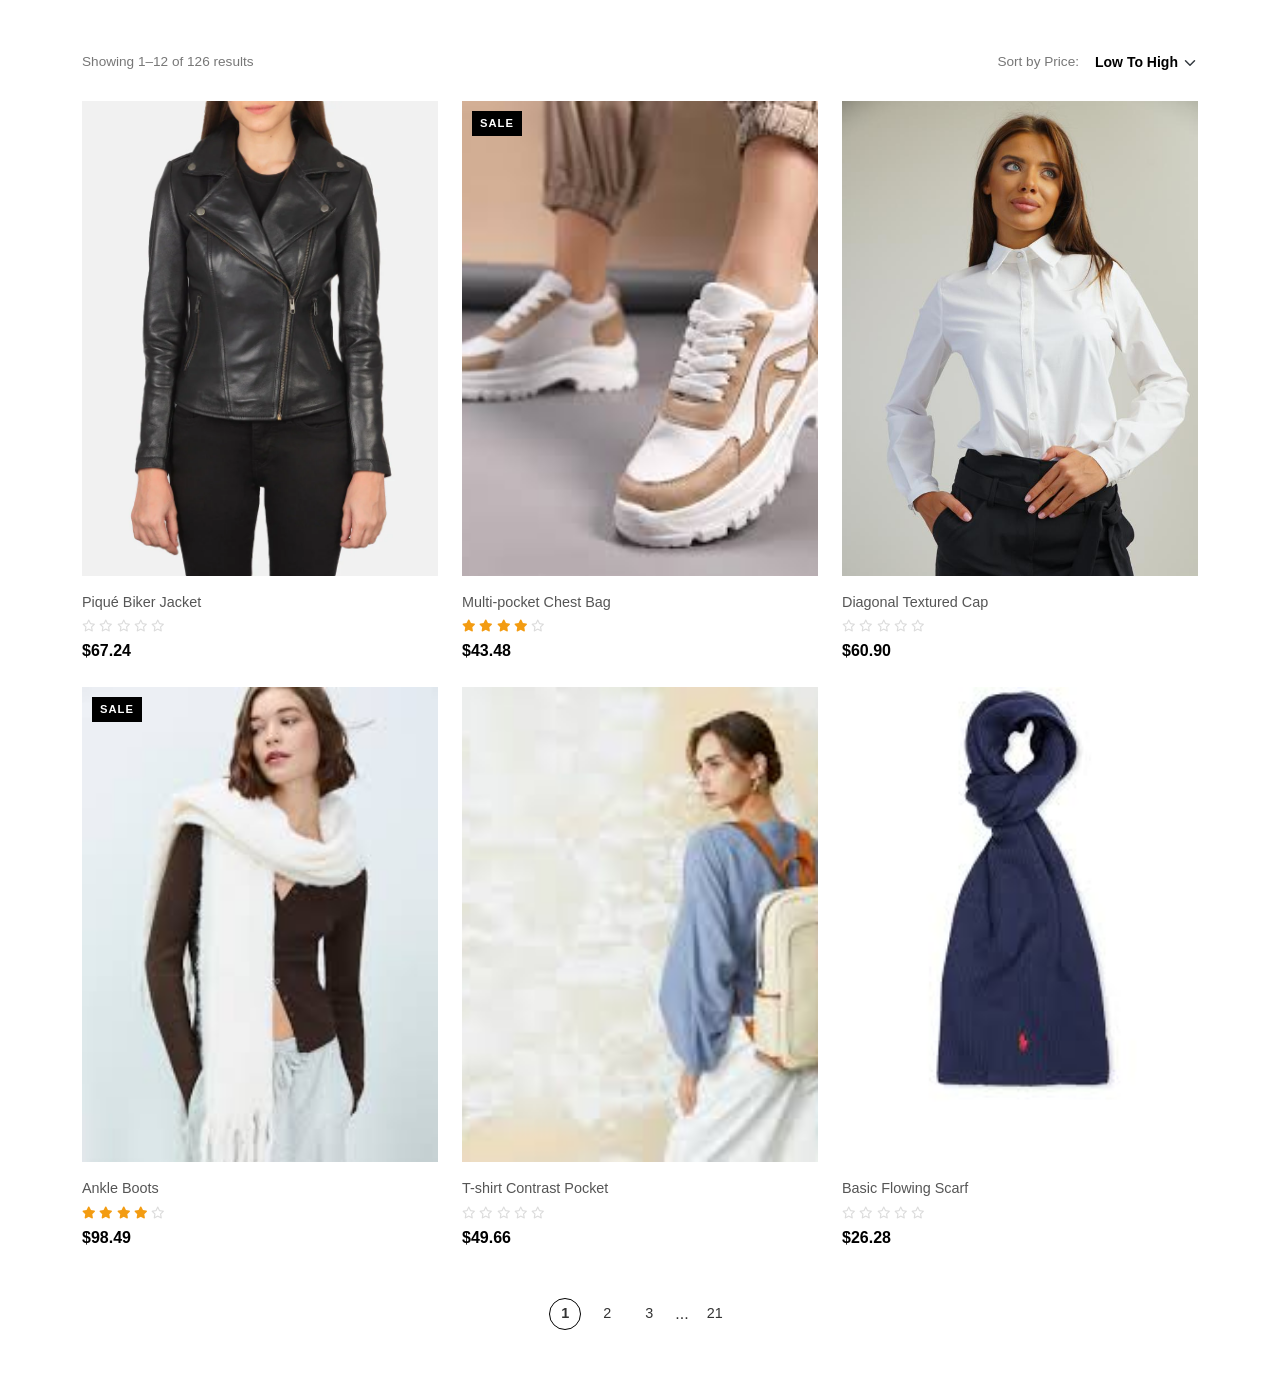
<file: 19-Position/index.html>
<!DOCTYPE html>
<html lang="az">
<head>
    <meta charset="UTF-8">
    <meta name="viewport" content="width=device-width, initial-scale=1.0">
    <title>E-ticarət Məhsul Kataloqu</title>
    
    <link href="https://cdn.jsdelivr.net/npm/bootstrap@5.3.0/dist/css/bootstrap.min.css" rel="stylesheet">
    <link rel="stylesheet" href="https://cdnjs.cloudflare.com/ajax/libs/font-awesome/6.4.0/css/all.min.css">
    
    <link rel="stylesheet" href="./sytle.css">
</head>
<body>

<div class="container py-5">
    
    <div class="d-flex flex-wrap justify-content-between align-items-center mb-4 top-bar">
        <div>Showing 1–12 of 126 results</div>
        <div class="d-flex align-items-center">
            <span class="me-2">Sort by Price:</span>
            <select class="form-select form-select-sm sort-select w-auto">
                <option value="low_high" selected>Low To High</option>
                <option value="high_low">High To Low</option>
                <option value="newest">Newest</option>
            </select>
        </div>
    </div>

    <div class="row row-cols-1 row-cols-sm-2 row-cols-md-3 g-4">
        
        <div class="col">
            <div class="product-card">
                <div class="product-image-wrapper">
                    <img src="biker jacket.webp" alt="Product">
                </div>
                <div class="product-title">Piqué Biker Jacket</div>
                <div class="product-rating">
                    <i class="far fa-star text-muted"></i>
                    <i class="far fa-star text-muted"></i>
                    <i class="far fa-star text-muted"></i>
                    <i class="far fa-star text-muted"></i>
                    <i class="far fa-star text-muted"></i>
                </div>
                <div class="product-price">$67.24</div>
            </div>
        </div>

        <div class="col">
            <div class="product-card">
                <div class="product-image-wrapper">
                    <span class="badge-sale">SALE</span>
                    <img src="shoes.jfif" alt="Product">
                </div>
                <div class="product-title">Multi-pocket Chest Bag</div>
                <div class="product-rating">
                    <i class="fas fa-star"></i>
                    <i class="fas fa-star"></i>
                    <i class="fas fa-star"></i>
                    <i class="fas fa-star"></i>
                    <i class="far fa-star text-muted"></i>
                </div>
                <div class="product-price">$43.48</div>
            </div>
        </div>

        <div class="col">
            <div class="product-card">
                <div class="product-image-wrapper">
                    <img src="shirt.jpg" alt="Product">
                </div>
                <div class="product-title">Diagonal Textured Cap</div>
                <div class="product-rating">
                    <i class="far fa-star text-muted"></i>
                    <i class="far fa-star text-muted"></i>
                    <i class="far fa-star text-muted"></i>
                    <i class="far fa-star text-muted"></i>
                    <i class="far fa-star text-muted"></i>
                </div>
                <div class="product-price">$60.90</div>
            </div>
        </div>

        <div class="col">
            <div class="product-card">
                <div class="product-image-wrapper">
                    <span class="badge-sale">SALE</span>
                    <img src="scarf.jfif" alt="Product">
                </div>
                <div class="product-title">Ankle Boots</div>
                <div class="product-rating">
                    <i class="fas fa-star"></i>
                    <i class="fas fa-star"></i>
                    <i class="fas fa-star"></i>
                    <i class="fas fa-star"></i>
                    <i class="far fa-star text-muted"></i>
                </div>
                <div class="product-price">$98.49</div>
            </div>
        </div>

        <div class="col">
            <div class="product-card">
                <div class="product-image-wrapper">
                    <img src="backpack.jfif" alt="Product">
                </div>
                <div class="product-title">T-shirt Contrast Pocket</div>
                <div class="product-rating">
                    <i class="far fa-star text-muted"></i>
                    <i class="far fa-star text-muted"></i>
                    <i class="far fa-star text-muted"></i>
                    <i class="far fa-star text-muted"></i>
                    <i class="far fa-star text-muted"></i>
                </div>
                <div class="product-price">$49.66</div>
            </div>
        </div>

        <div class="col">
            <div class="product-card">
                <div class="product-image-wrapper">
                    <img src="polo scarf.jfif" alt="Product">
                </div>
                <div class="product-title">Basic Flowing Scarf</div>
                <div class="product-rating">
                    <i class="far fa-star text-muted"></i>
                    <i class="far fa-star text-muted"></i>
                    <i class="far fa-star text-muted"></i>
                    <i class="far fa-star text-muted"></i>
                    <i class="far fa-star text-muted"></i>
                </div>
                <div class="product-price">$26.28</div>
            </div>
        </div>

    </div>

    <div class="custom-pagination">
        <a href="#" class="page-link-item active">1</a>
        <a href="#" class="page-link-item">2</a>
        <a href="#" class="page-link-item">3</a>
        <span>...</span>
        <a href="#" class="page-link-item">21</a>
    </div>

</div>

<script src="https://cdn.jsdelivr.net/npm/bootstrap@5.3.0/dist/js/bootstrap.bundle.min.js"></script>
</body>
</html>
</file>
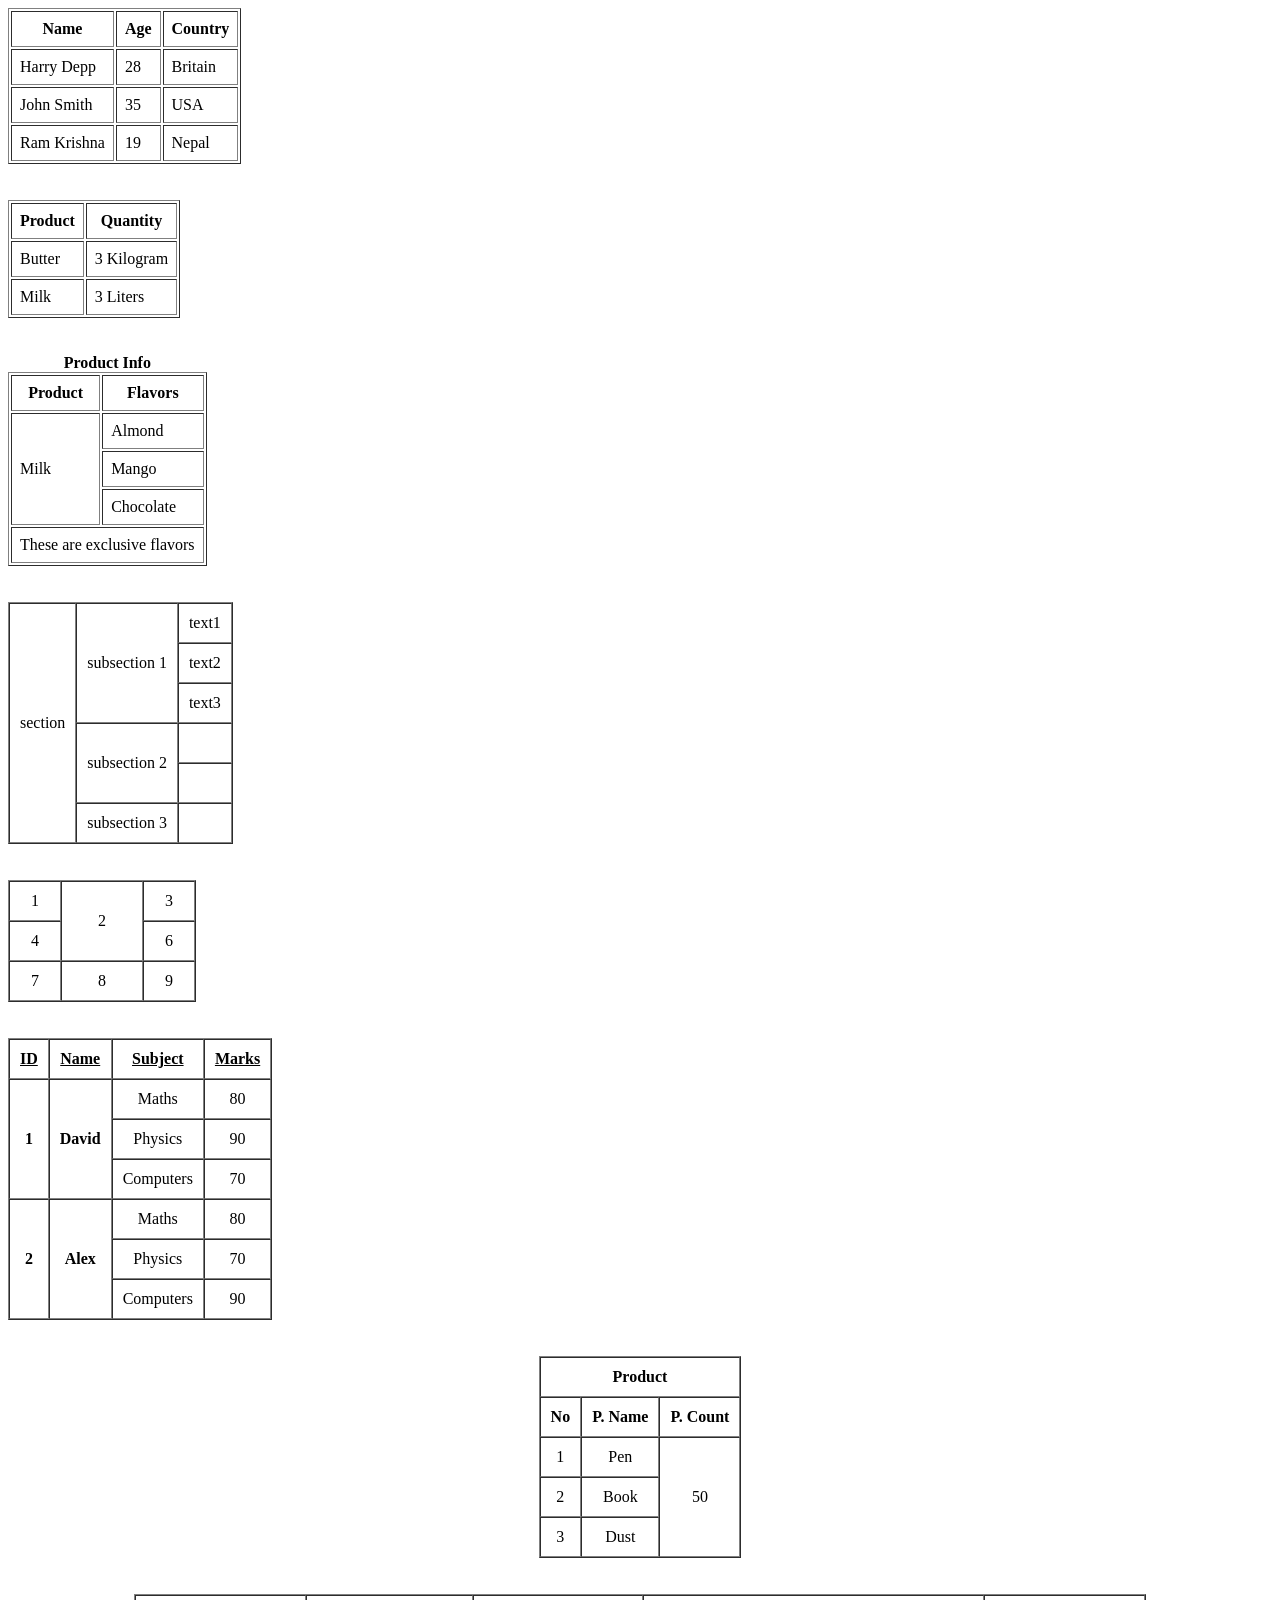
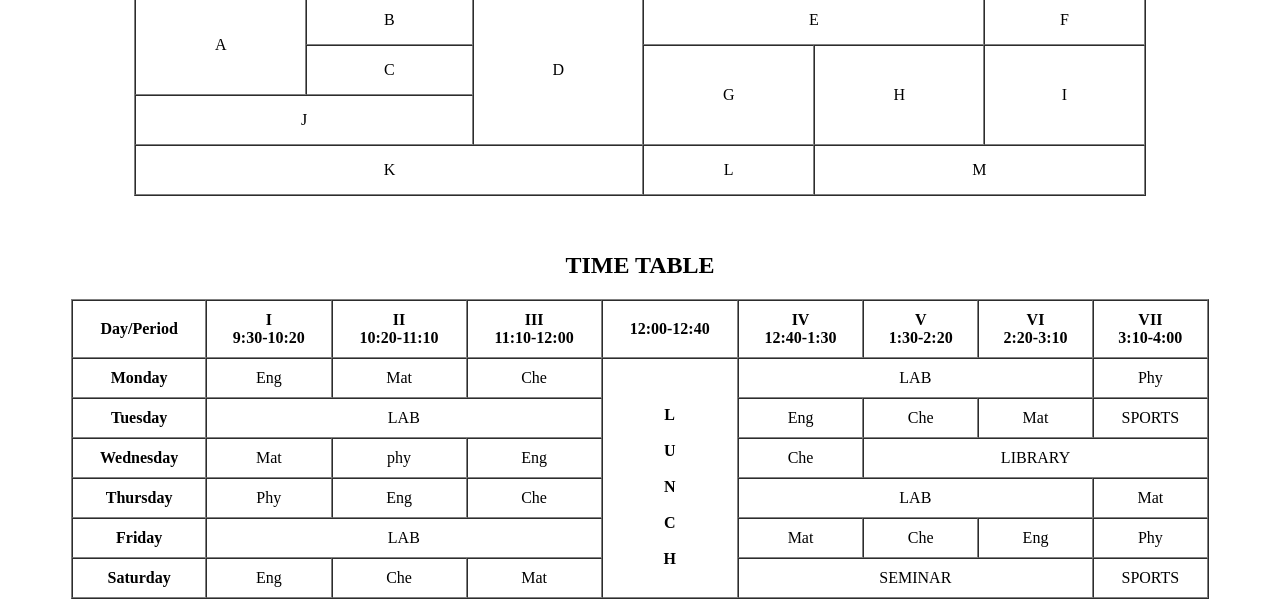
<file: 16. Html-Intro, Semantig tags, Tables, Forms/table.html>
<!DOCTYPE html>
<html lang="en">
</head>
<body>

    <table border="1" cellpadding="8" cellspacing="2">
        <tr>
            <th>Name</th>
            <th>Age</th>
            <th>Country</th>
        </tr>
        <tr>
            <td>Harry Depp</td>
            <td>28</td>
            <td>Britain</td>
        </tr>
        <tr>
            <td>John Smith</td>
            <td>35</td>
            <td>USA</td>
        </tr>
        <tr>
            <td>Ram Krishna</td>
            <td>19</td>
            <td>Nepal</td>
        </tr>
    </table>

    <br><br>

    <table border="1" cellpadding="8" cellspacing="2">
        <tr>
            <th>Product</th>
            <th>Quantity</th>
        </tr>
        <tr>
            <td>Butter</td>
            <td>3 Kilogram</td>
        </tr>
        <tr>
            <td>Milk</td>
            <td>3 Liters</td>
        </tr>
    </table>

    <br><br>

    <table border="1" cellpadding="8" cellspacing="2">
        <caption><b>Product Info</b></caption>
        <tr>
            <th>Product</th>
            <th>Flavors</th>
        </tr>
        <tr>
            <td rowspan="3">Milk</td>
            <td>Almond</td>
        </tr>
        <tr>
            <td>Mango</td>
        </tr>
        <tr>
            <td>Chocolate</td>
        </tr>
        <tr>
            <td colspan="2">These are exclusive flavors</td>
        </tr>
    </table>

    <br><br>

    <table border="1" cellpadding="10" cellspacing="0">
        <tr>
            <td rowspan="6">section</td>
            <td rowspan="3">subsection 1</td>
            <td>text1</td>
        </tr>
        <tr>
            <td>text2</td>
        </tr>
        <tr>
            <td>text3</td>
        </tr>
        <tr>
            <td rowspan="2">subsection 2</td>
            <td>&nbsp;</td>
        </tr>
        <tr>
            <td>&nbsp;</td>
        </tr>
        <tr>
            <td>subsection 3</td>
            <td>&nbsp;</td>
        </tr>
    </table>

    <br><br>

    <table border="1" cellpadding="10" cellspacing="0">
        <tr align="center">
            <td width="30">1</td>
            <td rowspan="2" width="60">2</td>
            <td width="30">3</td>
        </tr>
        <tr align="center">
            <td>4</td>
            <td>6</td>
        </tr>
        <tr align="center">
            <td>7</td>
            <td>8</td>
            <td>9</td>
        </tr>
    </table>

    <br><br>

    <table border="1" cellpadding="10" cellspacing="0">
        <tr>
            <th><u>ID</u></th>
            <th><u>Name</u></th>
            <th><u>Subject</u></th>
            <th><u>Marks</u></th>
        </tr>
        <tr align="center">
            <td rowspan="3"><b>1</b></td>
            <td rowspan="3"><b>David</b></td>
            <td>Maths</td>
            <td>80</td>
        </tr>
        <tr align="center">
            <td>Physics</td>
            <td>90</td>
        </tr>
        <tr align="center">
            <td>Computers</td>
            <td>70</td>
        </tr>
        <tr align="center">
            <td rowspan="3"><b>2</b></td>
            <td rowspan="3"><b>Alex</b></td>
            <td>Maths</td>
            <td>80</td>
        </tr>
        <tr align="center">
            <td>Physics</td>
            <td>70</td>
        </tr>
        <tr align="center">
            <td>Computers</td>
            <td>90</td>
        </tr>
    </table>

    <br><br>

    <table border="1" cellpadding="10" cellspacing="0" align="center">
        <tr>
            <th colspan="3">Product</th>
        </tr>
        <tr>
            <th>No</th>
            <th>P. Name</th>
            <th>P. Count</th>
        </tr>
        <tr align="center">
            <td>1</td>
            <td>Pen</td>
            <td rowspan="3">50</td>
        </tr>
        <tr align="center">
            <td>2</td>
            <td>Book</td>
        </tr>
        <tr align="center">
            <td>3</td>
            <td>Dust</td>
        </tr>
    </table>

    <br><br>

    <table border="1" cellpadding="15" cellspacing="0" align="center" width="80%">
        <tr align="center">
            <td rowspan="2">A</td>
            <td>B</td>
            <td rowspan="3">D</td>
            <td colspan="2">E</td>
            <td>F</td>
        </tr>
        <tr align="center">
            <td>C</td>
            <td rowspan="2">G</td>
            <td rowspan="2">H</td>
            <td rowspan="2">I</td>
        </tr>
        <tr align="center">
            <td colspan="2">J</td>
        </tr>
        <tr align="center">
            <td colspan="3">K</td>
            <td>L</td>
            <td colspan="2">M</td>
        </tr>
    </table>

    <br><br>

    <h2 align="center">TIME TABLE</h2>
    <table border="1" cellpadding="10" cellspacing="0" align="center" width="90%">
        <tr align="center">
            <th>Day/Period</th>
            <th>I<br>9:30-10:20</th>
            <th>II<br>10:20-11:10</th>
            <th>III<br>11:10-12:00</th>
            <th>12:00-12:40</th>
            <th>IV<br>12:40-1:30</th>
            <th>V<br>1:30-2:20</th>
            <th>VI<br>2:20-3:10</th>
            <th>VII<br>3:10-4:00</th>
        </tr>
        <tr align="center">
            <td><b>Monday</b></td>
            <td>Eng</td>
            <td>Mat</td>
            <td>Che</td>
            <td rowspan="6"><b><br>L<br><br>U<br><br>N<br><br>C<br><br>H<br></b></td>
            <td colspan="3">LAB</td>
            <td>Phy</td>
        </tr>
        <tr align="center">
            <td><b>Tuesday</b></td>
            <td colspan="3">LAB</td>
            <td>Eng</td>
            <td>Che</td>
            <td>Mat</td>
            <td>SPORTS</td>
        </tr>
        <tr align="center">
            <td><b>Wednesday</b></td>
            <td>Mat</td>
            <td>phy</td>
            <td>Eng</td>
            <td>Che</td>
            <td colspan="3">LIBRARY</td>
        </tr>
        <tr align="center">
            <td><b>Thursday</b></td>
            <td>Phy</td>
            <td>Eng</td>
            <td>Che</td>
            <td colspan="3">LAB</td>
            <td>Mat</td>
        </tr>
        <tr align="center">
            <td><b>Friday</b></td>
            <td colspan="3">LAB</td>
            <td>Mat</td>
            <td>Che</td>
            <td>Eng</td>
            <td>Phy</td>
        </tr>
        <tr align="center">
            <td><b>Saturday</b></td>
            <td>Eng</td>
            <td>Che</td>
            <td>Mat</td>
            <td colspan="3">SEMINAR</td>
            <td>SPORTS</td>
        </tr>
    </table>

</body>
</html>
</file>
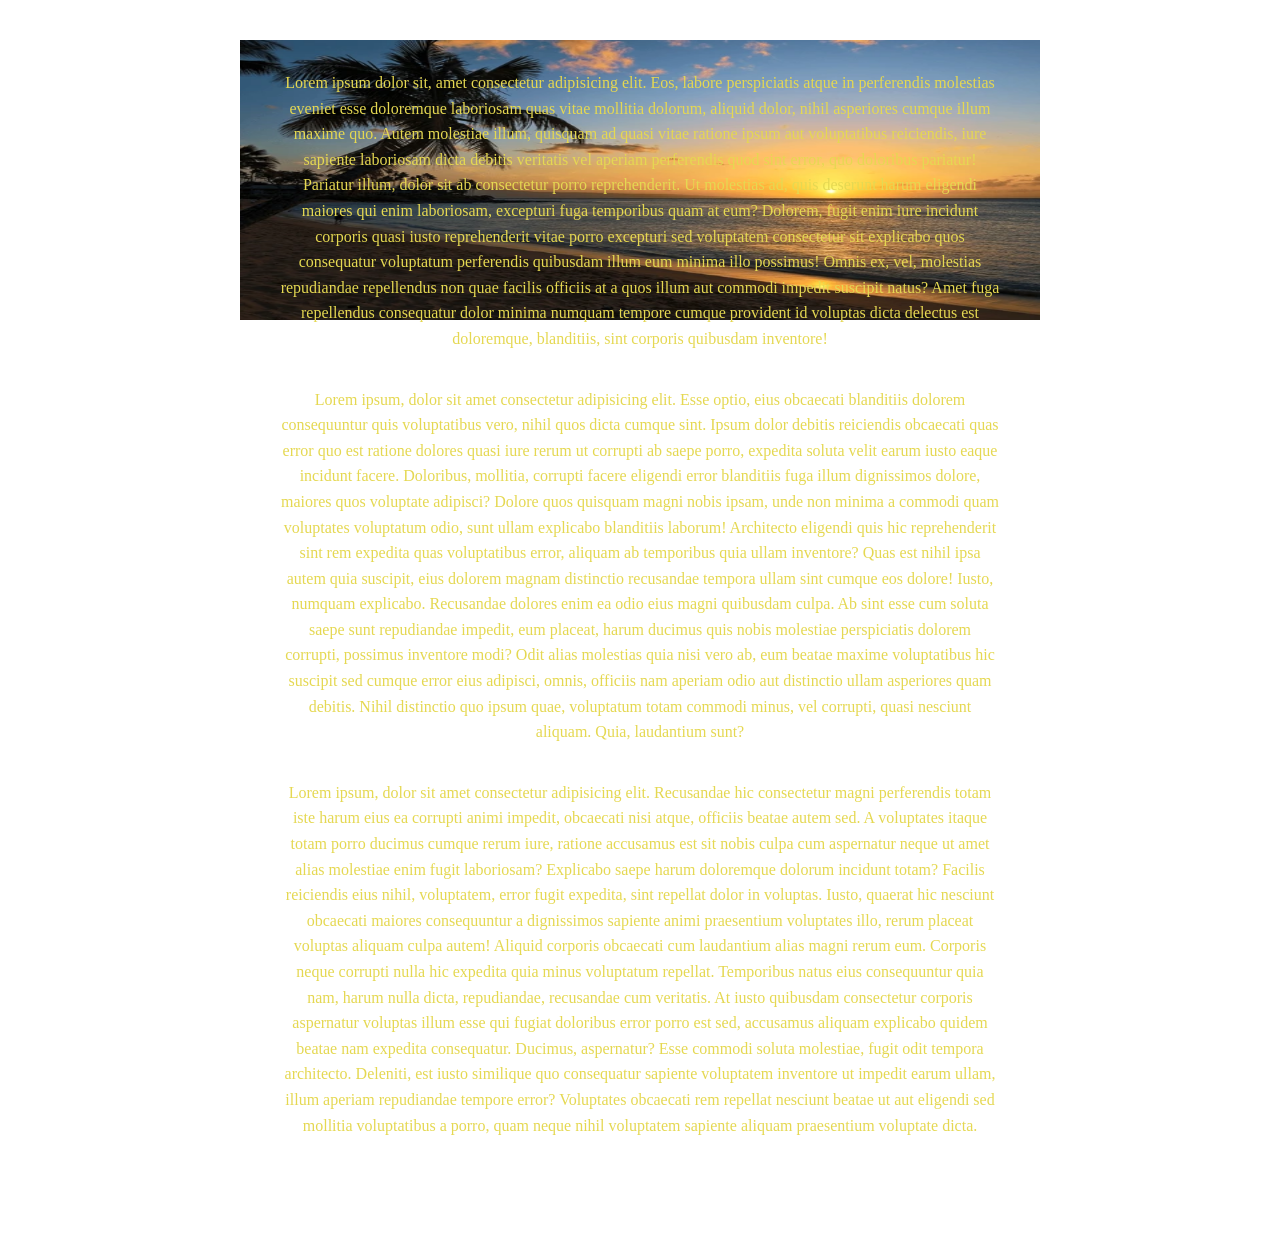
<file: 17-CssIntroBoxModelTextFontIcons/index1.html>
<!DOCTYPE html>
<html lang="az">
<head>
    <meta charset="UTF-8">
    <meta name="viewport" content="width=device-width, initial-scale=1.0">
    <title>Background CSS Nümunəsi</title>
    <link rel="stylesheet" href="style1.css">
</head>
<body>

    <div class="container">
        <div class="text-content">
            <p>Lorem ipsum dolor sit, amet consectetur adipisicing elit. Eos, labore perspiciatis atque in perferendis molestias eveniet esse doloremque laboriosam quas vitae mollitia dolorum, aliquid dolor, nihil asperiores cumque illum maxime quo. Autem molestiae illum, quisquam ad quasi vitae ratione ipsum aut voluptatibus reiciendis, iure sapiente laboriosam dicta debitis veritatis vel aperiam perferendis quod sint error, quo doloribus pariatur! Pariatur illum, dolor sit ab consectetur porro reprehenderit. Ut molestias ad, quis deserunt harum eligendi maiores qui enim laboriosam, excepturi fuga temporibus quam at eum? Dolorem, fugit enim iure incidunt corporis quasi iusto reprehenderit vitae porro excepturi sed voluptatem consectetur sit explicabo quos consequatur voluptatum perferendis quibusdam illum eum minima illo possimus! Omnis ex, vel, molestias repudiandae repellendus non quae facilis officiis at a quos illum aut commodi impedit suscipit natus? Amet fuga repellendus consequatur dolor minima numquam tempore cumque provident id voluptas dicta delectus est doloremque, blanditiis, sint corporis quibusdam inventore!</p>
            
            <p>Lorem ipsum, dolor sit amet consectetur adipisicing elit. Esse optio, eius obcaecati blanditiis dolorem consequuntur quis voluptatibus vero, nihil quos dicta cumque sint. Ipsum dolor debitis reiciendis obcaecati quas error quo est ratione dolores quasi iure rerum ut corrupti ab saepe porro, expedita soluta velit earum iusto eaque incidunt facere. Doloribus, mollitia, corrupti facere eligendi error blanditiis fuga illum dignissimos dolore, maiores quos voluptate adipisci? Dolore quos quisquam magni nobis ipsam, unde non minima a commodi quam voluptates voluptatum odio, sunt ullam explicabo blanditiis laborum! Architecto eligendi quis hic reprehenderit sint rem expedita quas voluptatibus error, aliquam ab temporibus quia ullam inventore? Quas est nihil ipsa autem quia suscipit, eius dolorem magnam distinctio recusandae tempora ullam sint cumque eos dolore! Iusto, numquam explicabo. Recusandae dolores enim ea odio eius magni quibusdam culpa. Ab sint esse cum soluta saepe sunt repudiandae impedit, eum placeat, harum ducimus quis nobis molestiae perspiciatis dolorem corrupti, possimus inventore modi? Odit alias molestias quia nisi vero ab, eum beatae maxime voluptatibus hic suscipit sed cumque error eius adipisci, omnis, officiis nam aperiam odio aut distinctio ullam asperiores quam debitis. Nihil distinctio quo ipsum quae, voluptatum totam commodi minus, vel corrupti, quasi nesciunt aliquam. Quia, laudantium sunt?</p>
            
            <p>Lorem ipsum, dolor sit amet consectetur adipisicing elit. Recusandae hic consectetur magni perferendis totam iste harum eius ea corrupti animi impedit, obcaecati nisi atque, officiis beatae autem sed. A voluptates itaque totam porro ducimus cumque rerum iure, ratione accusamus est sit nobis culpa cum aspernatur neque ut amet alias molestiae enim fugit laboriosam? Explicabo saepe harum doloremque dolorum incidunt totam? Facilis reiciendis eius nihil, voluptatem, error fugit expedita, sint repellat dolor in voluptas. Iusto, quaerat hic nesciunt obcaecati maiores consequuntur a dignissimos sapiente animi praesentium voluptates illo, rerum placeat voluptas aliquam culpa autem! Aliquid corporis obcaecati cum laudantium alias magni rerum eum. Corporis neque corrupti nulla hic expedita quia minus voluptatum repellat. Temporibus natus eius consequuntur quia nam, harum nulla dicta, repudiandae, recusandae cum veritatis. At iusto quibusdam consectetur corporis aspernatur voluptas illum esse qui fugiat doloribus error porro est sed, accusamus aliquam explicabo quidem beatae nam expedita consequatur. Ducimus, aspernatur? Esse commodi soluta molestiae, fugit odit tempora architecto. Deleniti, est iusto similique quo consequatur sapiente voluptatem inventore ut impedit earum ullam, illum aperiam repudiandae tempore error? Voluptates obcaecati rem repellat nesciunt beatae ut aut eligendi sed mollitia voluptatibus a porro, quam neque nihil voluptatem sapiente aliquam praesentium voluptate dicta.</p>
        </div>
        
    </div>

</body>
</html>
</file>
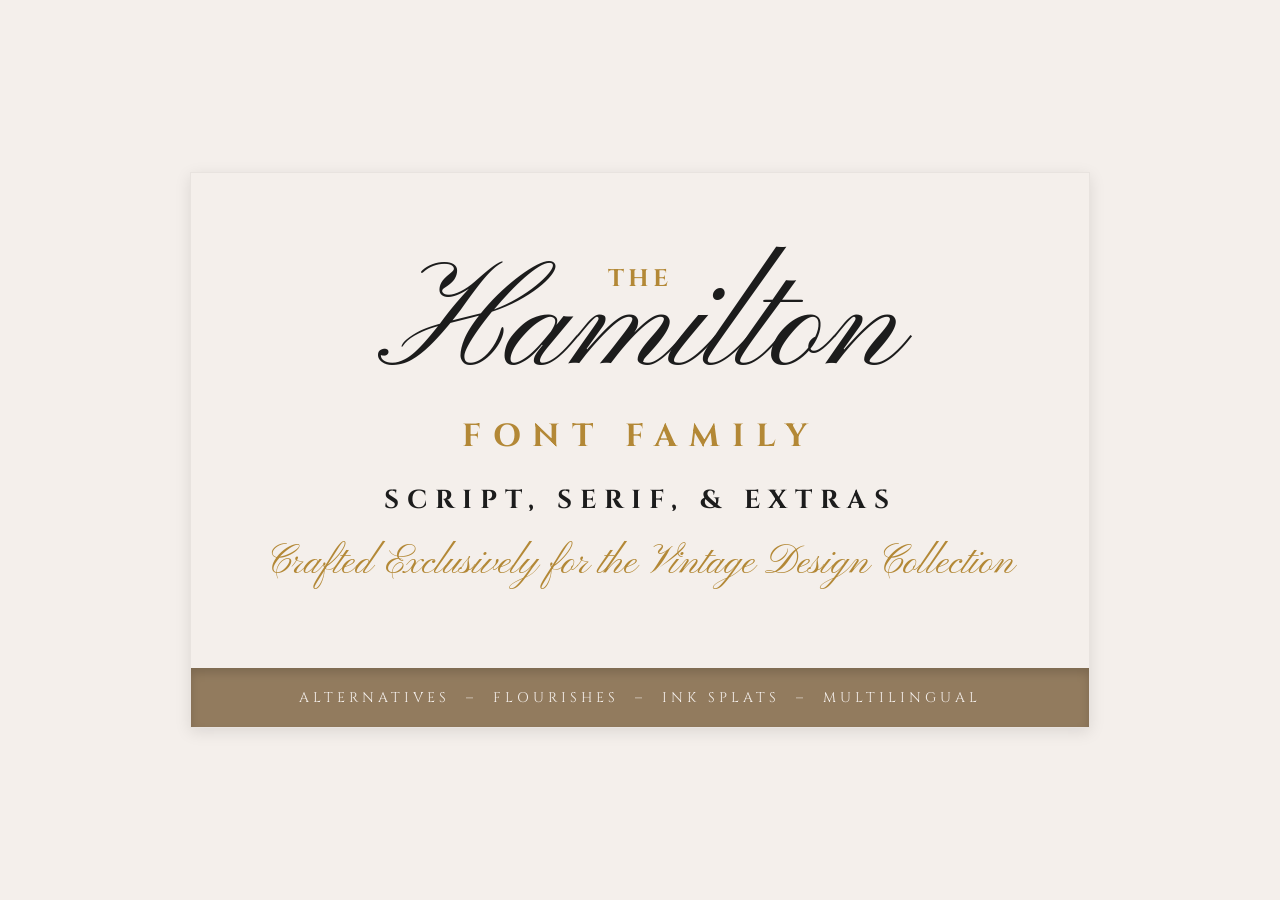
<file: 17-CssIntroBoxModelTextFontIcons/index3.html>
<!DOCTYPE html>
<html lang="az">
<head>
    <meta charset="UTF-8">
    <meta name="viewport" content="width=device-width, initial-scale=1.0">
    <title>The Hamilton Font Family</title>
    <link rel="stylesheet" href="style3.css">
</head>
<body>

    <div class="vintage-container">
        
        <div class="content">
            <span class="the-text">THE</span>
            <h1 class="hamilton-text">Hamilton</h1>
            <h2 class="font-family-text">FONT FAMILY</h2>
            <h3 class="features-text">SCRIPT, SERIF, & EXTRAS</h3>
            <p class="crafted-text">Crafted Exclusively for the Vintage Design Collection</p>
        </div>

        <div class="bottom-bar">
            <span>ALTERNATIVES</span> &nbsp;&#x2013;&nbsp; 
            <span>FLOURISHES</span> &nbsp;&#x2013;&nbsp; 
            <span>INK SPLATS</span> &nbsp;&#x2013;&nbsp; 
            <span>MULTILINGUAL</span>
        </div>
        
    </div>

</body>
</html>
</file>
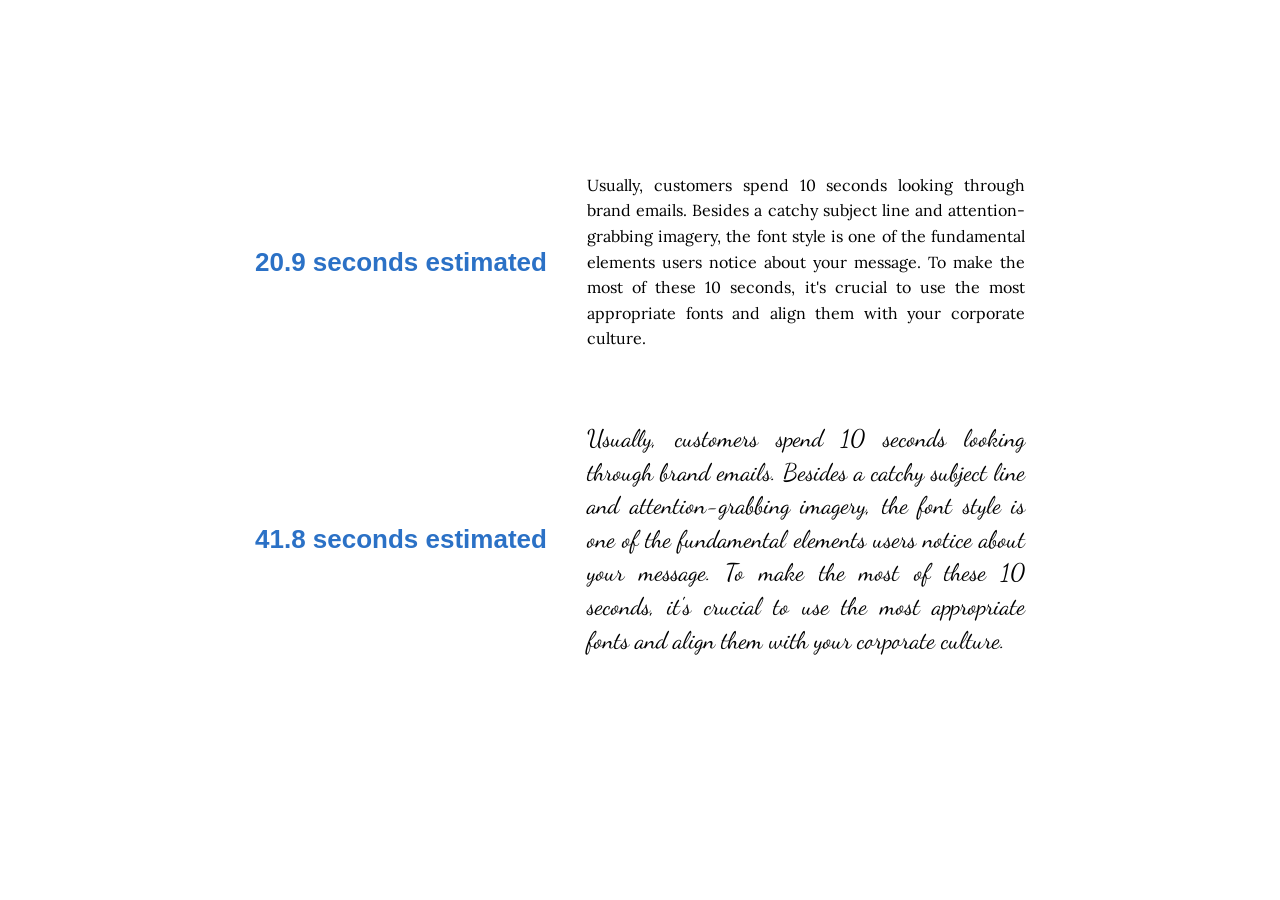
<file: 17-CssIntroBoxModelTextFontIcons/index4.html>
<!DOCTYPE html>
<html lang="az">
<head>
    <meta charset="UTF-8">
    <meta name="viewport" content="width=device-width, initial-scale=1.0">
    <title>Font Reading Time Comparison</title>
    <link rel="stylesheet" href="style4.css">
</head>
<body>

    <div class="comparison-container">
        
        <div class="row">
            <div class="time-col">
                20.9 seconds estimated
            </div>
            <div class="text-col serif-text">
                Usually, customers spend 10 seconds looking through brand emails. Besides a catchy subject line and attention-grabbing imagery, the font style is one of the fundamental elements users notice about your message. To make the most of these 10 seconds, it's crucial to use the most appropriate fonts and align them with your corporate culture.
            </div>
        </div>

        <div class="row">
            <div class="time-col">
                41.8 seconds estimated
            </div>
            <div class="text-col script-text">
                Usually, customers spend 10 seconds looking through brand emails. Besides a catchy subject line and attention-grabbing imagery, the font style is one of the fundamental elements users notice about your message. To make the most of these 10 seconds, it's crucial to use the most appropriate fonts and align them with your corporate culture.
            </div>
        </div>

    </div>

</body>
</html>
</file>
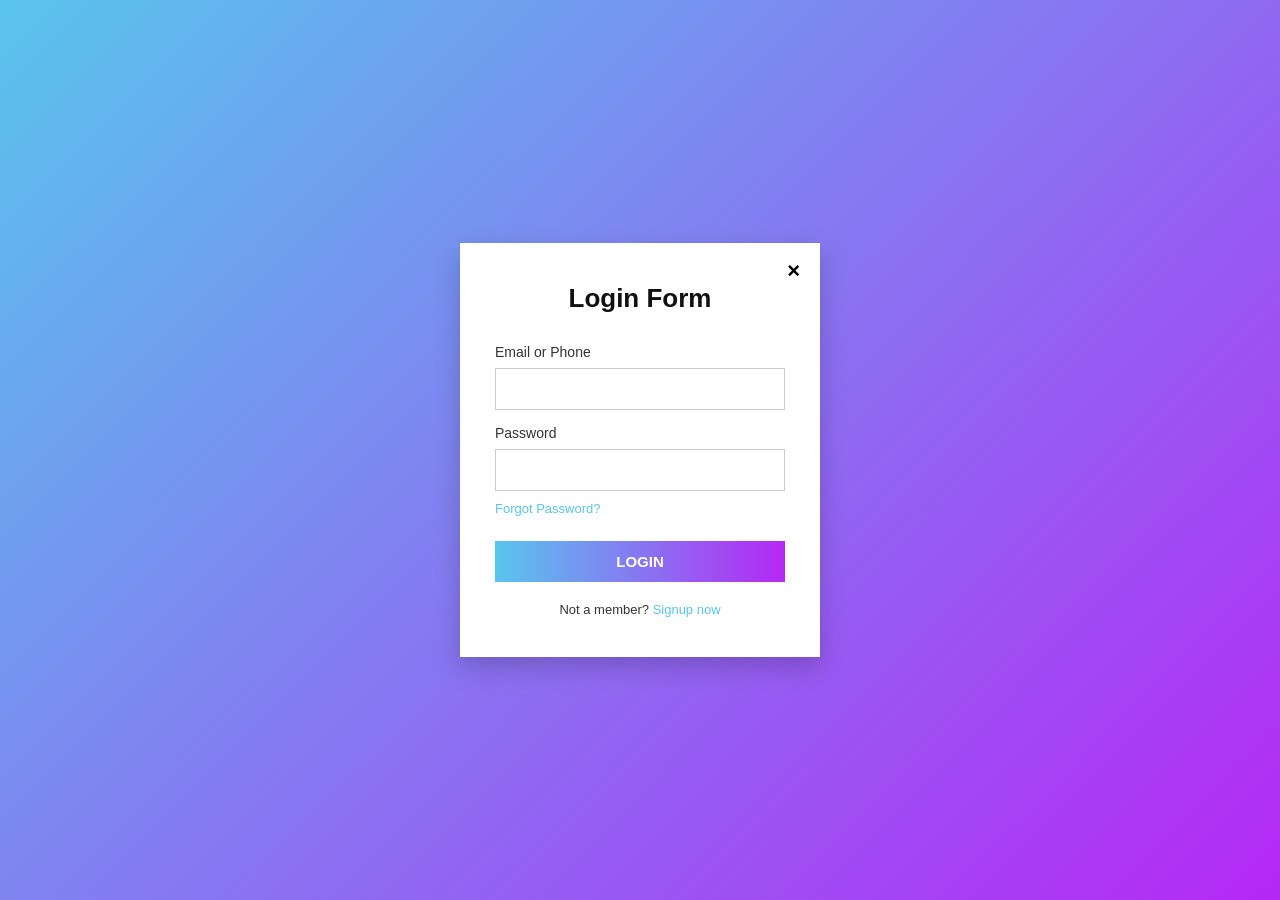
<file: 17-CssIntroBoxModelTextFontIcons/index6.html>
<!DOCTYPE html>
<html lang="az">
<head>
    <meta charset="UTF-8">
    <meta name="viewport" content="width=device-width, initial-scale=1.0">
    <title>Login Form</title>
    <link rel="stylesheet" href="style6.css">
</head>
<body>

    <div class="login-container">
        <div class="close-btn">&times;</div>
        
        <h2>Login Form</h2>
        
        <form action="#">
            <div class="input-group">
                <label for="email">Email or Phone</label>
                <input type="text" id="email" required>
            </div>
            
            <div class="input-group">
                <label for="password">Password</label>
                <input type="password" id="password" required>
            </div>
            
            <a href="#" class="forgot-password">Forgot Password?</a>
            
            <button type="submit" class="login-btn">LOGIN</button>
            
            <div class="signup-link">
                Not a member? <a href="#">Signup now</a>
            </div>
        </form>
    </div>

</body>
</html>
</file>
<file: 19-Position/sytle.css>
body {
    font-family: 'Segoe UI', Roboto, Helvetica, Arial, sans-serif;
    background-color: #fff;
    color: #333;
}


.product-card {
    border: none;
    transition: transform 0.2s ease-in-out;
}
/* Şəkil qutusu üçün sabit ölçü və gizlətmə */
/* Şəkil qutusunun miqyasını (aspect ratio) sabitləyirik */
.product-image-wrapper {
    position: relative;
    width: 100%;
    /* Geyim saytları üçün ideal nisbət 3/4-dür (uzunsov). Kvadrat istəyirsinizsə 1 / 1 yazın */
    aspect-ratio: 3 / 4; 
    background-color: #f4f5f7; 
    display: flex;
    justify-content: center;
    align-items: center;
    overflow: hidden;
    padding: 0;
}

/* Şəkli həmin qutunun içinə proporsional yerləşdiririk */
.product-image-wrapper img {
    width: 100%;
    height: 100%;
    /* Şəklin qutunu tam doldurması və kənarlarının eyni kəsilməsi üçün 'cover' istifadə edirik */
    object-fit: cover; 
    object-position: top; /* Şəklin yuxarı hissəsini (məsələn, modelin başını) mərkəzə alır */
}

.badge-sale {
    position: absolute;
    top: 10px;
    left: 10px;
    background-color: #000;
    color: #fff;
    font-size: 0.7rem;
    font-weight: bold;
    padding: 4px 8px;
    letter-spacing: 1px;
}

.product-title {
    font-size: 0.9rem;
    color: #555;
    margin-top: 1rem;
    margin-bottom: 0.25rem;
}

.product-rating {
    color: #f39c12; 
    font-size: 0.75rem;
    margin-bottom: 0.25rem;
}

.product-rating .text-muted {
    color: #dcdcdc !important; 
}

.product-price {
    font-size: 1rem;
    font-weight: 600;
    color: #000;
}


.top-bar {
    font-size: 0.85rem;
    color: #777;
}

.sort-select {
    border: none;
    font-weight: 600;
    color: #000;
    box-shadow: none !important;
    padding-right: 20px;
    cursor: pointer;
    background-position: right 0 center;
}


.custom-pagination {
    display: flex;
    justify-content: center;
    align-items: center;
    margin-top: 3rem;
    gap: 10px;
}

.page-link-item {
    display: flex;
    justify-content: center;
    align-items: center;
    width: 32px;
    height: 32px;
    color: #333;
    text-decoration: none;
    font-size: 0.9rem;
    border-radius: 50%;
}

.page-link-item.active {
    border: 1px solid #000;
    font-weight: bold;
}

.page-link-item:hover:not(.active) {
    background-color: #f8f9fa;
}
</file>
<file: 17-CssIntroBoxModelTextFontIcons/style1.css>
body {
    margin: 0;
    padding: 0;
    font-family: "Times New Roman", Times, serif; /* Şəkildəki şriftə bənzəməsi üçün serif istifadə olunub */
    background-color: #ffffff; /* Ağ arxa plan */
}

/* Səhifəni ortalamaq və genişliyi tənzimləmək üçün əsas konteyner */
.container {
    width: 90%;
    max-width: 800px;
    margin: 40px auto;
    text-align: center;
}

/* Əsas sehrin baş verdiyi yer: Arxa plan şəkli və kəsilməsi */
.text-content {
    /* "url" daxilinə mənzərə şəklinizin linkini yerləşdirin. Mən nümunəvi mənzərə linki əlavə etmişəm */
    background-image: url("img.webp");
    background-repeat: no-repeat; /* Şəklin təkrarlanmasının qarşısını alır */
    background-position: top center; /* Şəkli yuxarıdan ortalayır */
    
    /* Ən vacib sətir: Şəklin enini 100%, hündürlüyünü isə 280px edirik ki, 
       aşağıdakı mətn şəkilsiz (ağ) hissəyə düşsün */
    background-size: 100% 280px; 
    
    padding-top: 30px;
    padding-bottom: 40px;
}

/* Mətnin rəngi və forması */
.text-content p {
    color: #e5d852; /* Şəkildəki kimi sarımtıl rəng */
    font-size: 16px;
    line-height: 1.6;
    margin: 0 40px 35px 40px; /* Paraqraflar arası və yanlardan boşluq */
}

/* Loqonu mərkəzləşdirmək və ölçüsünü təyin etmək */
.logo-container {
    margin-top: 70px; /* Mətndən bir az aşağıda yerləşdirmək üçün */
}

.logo-container img {
    width: 180px; /* Loqonun böyüklüyü */
}
</file>
<file: 17-CssIntroBoxModelTextFontIcons/style3.css>
/* Google Fonts yüklənməsi */
@import url('https://fonts.googleapis.com/css2?family=Cinzel:wght@400;700&family=Pinyon+Script&display=swap');

* {
    margin: 0;
    padding: 0;
    box-sizing: border-box;
}

body {
    
    background-color: #f4efeb; 
    display: flex;
    align-items: center;
    justify-content: center;
    min-height: 100vh;
    


.vintage-container {
    width: 900px;
    background-color: transparent;
    text-align: center;
    position: relative;
    padding-top: 50px;
    border: 1px solid rgba(0,0,0,0.05); 
    box-shadow: 0 4px 15px rgba(0,0,0,0.1);
}

.content {
    padding: 40px;
}

/* THE yazısı */
.the-text {
    font-family: 'Cinzel', serif;
    color: #b38836; 
    font-size: 24px;
    font-weight: 700;
    letter-spacing: 4px;
    display: block;
    margin-bottom: -40px; 
}


.hamilton-text {
    font-family: 'Pinyon Script', cursive;
    color: #1c1c1c;
    font-size: 150px;
    font-weight: normal;
    line-height: 1;
    margin: 0;
    padding: 0;
}


.font-family-text {
    font-family: 'Cinzel', serif;
    color: #b38836;
    font-size: 32px;
    letter-spacing: 12px;
    margin-top: 10px;
    margin-bottom: 25px;
}


.features-text {
    font-family: 'Cinzel', serif;
    color: #1c1c1c;
    font-size: 26px;
    letter-spacing: 8px;
    margin-bottom: 20px;
}


.crafted-text {
    font-family: 'Pinyon Script', cursive;
    color: #b38836;
    font-size: 40px;
    margin-top: 15px;
    margin-bottom: 40px;
}


.bottom-bar {
    background-color: #927b5e; 
    color: #f4efeb;
    padding: 20px;
    font-family: 'Cinzel', serif;
    font-size: 14px;
    letter-spacing: 4px;
    
    box-shadow: inset 0 5px 10px rgba(0,0,0,0.15); 
}
}
</file>
<file: 17-CssIntroBoxModelTextFontIcons/style4.css>
@import url('https://fonts.googleapis.com/css2?family=Dancing+Script:wght@600&family=Lora:ital,wght@0,400;0,500;1,400&display=swap');

* {
    margin: 0;
    padding: 0;
    box-sizing: border-box;
}

body {
    display: flex;
    justify-content: center;
    align-items: center;
    min-height: 100vh;
    background-color: #ffffff;
    font-family: Arial, sans-serif;
}


.comparison-container {
    max-width: 850px;
    padding: 40px;
}


.row {
    display: flex;
    align-items: center;
    margin-bottom: 70px;
    gap: 40px;
}


.time-col {
    flex: 1;
    color: #2b71c6;
    font-size: 26px;
    font-weight: bold;
    text-align: left;
}


.text-col {
    flex: 1.5;
    text-align: justify;
    color: #000000;
}


.serif-text {
    font-family: 'Lora', serif;
    font-size: 16px;
    line-height: 1.6;
}

.script-text {
    font-family: 'Dancing Script', cursive;
    font-size: 24px; /* Script şriftləri adətən kiçik göründüyü üçün ölçüsü böyüdülüb */
    line-height: 1.4;
}
</file>
<file: 17-CssIntroBoxModelTextFontIcons/style6.css>
* {
    margin: 0;
    padding: 0;
    box-sizing: border-box;
    font-family: 'Segoe UI', Tahoma, Geneva, Verdana, sans-serif;
}


body {
    height: 100vh;
    display: flex;
    align-items: center;
    justify-content: center;
    background: linear-gradient(135deg, #59c5ed, #b528f5);
}


.login-container {
    background: #ffffff;
    width: 360px;
    padding: 40px 35px;
    position: relative;
    box-shadow: 0 10px 25px rgba(0, 0, 0, 0.2);
}


.close-btn {
    position: absolute;
    top: 15px;
    right: 20px;
    font-size: 22px;
    font-weight: bold;
    cursor: pointer;
    color: #000;
}

.login-container h2 {
    text-align: center;
    margin-bottom: 30px;
    font-size: 26px;
    color: #111;
}


.input-group {
    margin-bottom: 15px;
}

.input-group label {
    display: block;
    margin-bottom: 8px;
    color: #333;
    font-size: 14px;
}

.input-group input {
    width: 100%;
    padding: 12px;
    border: 1px solid #ccc;
    outline: none;
    font-size: 14px;
}


.forgot-password {
    display: block;
    text-align: left;
    margin-top: -5px;
    margin-bottom: 25px;
    color: #59c5ed;
    text-decoration: none;
    font-size: 13px;
}


.login-btn {
    width: 100%;
    padding: 12px;
    border: none;
    background: linear-gradient(to right, #59c5ed, #b528f5);
    color: white;
    font-size: 15px;
    font-weight: bold;
    cursor: pointer;
    transition: 0.3s;
}

.login-btn:hover {
    opacity: 0.9;
}


.signup-link {
    text-align: center;
    margin-top: 20px;
    font-size: 13px;
    color: #333;
}

.signup-link a {
    color: #59c5ed;
    text-decoration: none;
}
</file>
